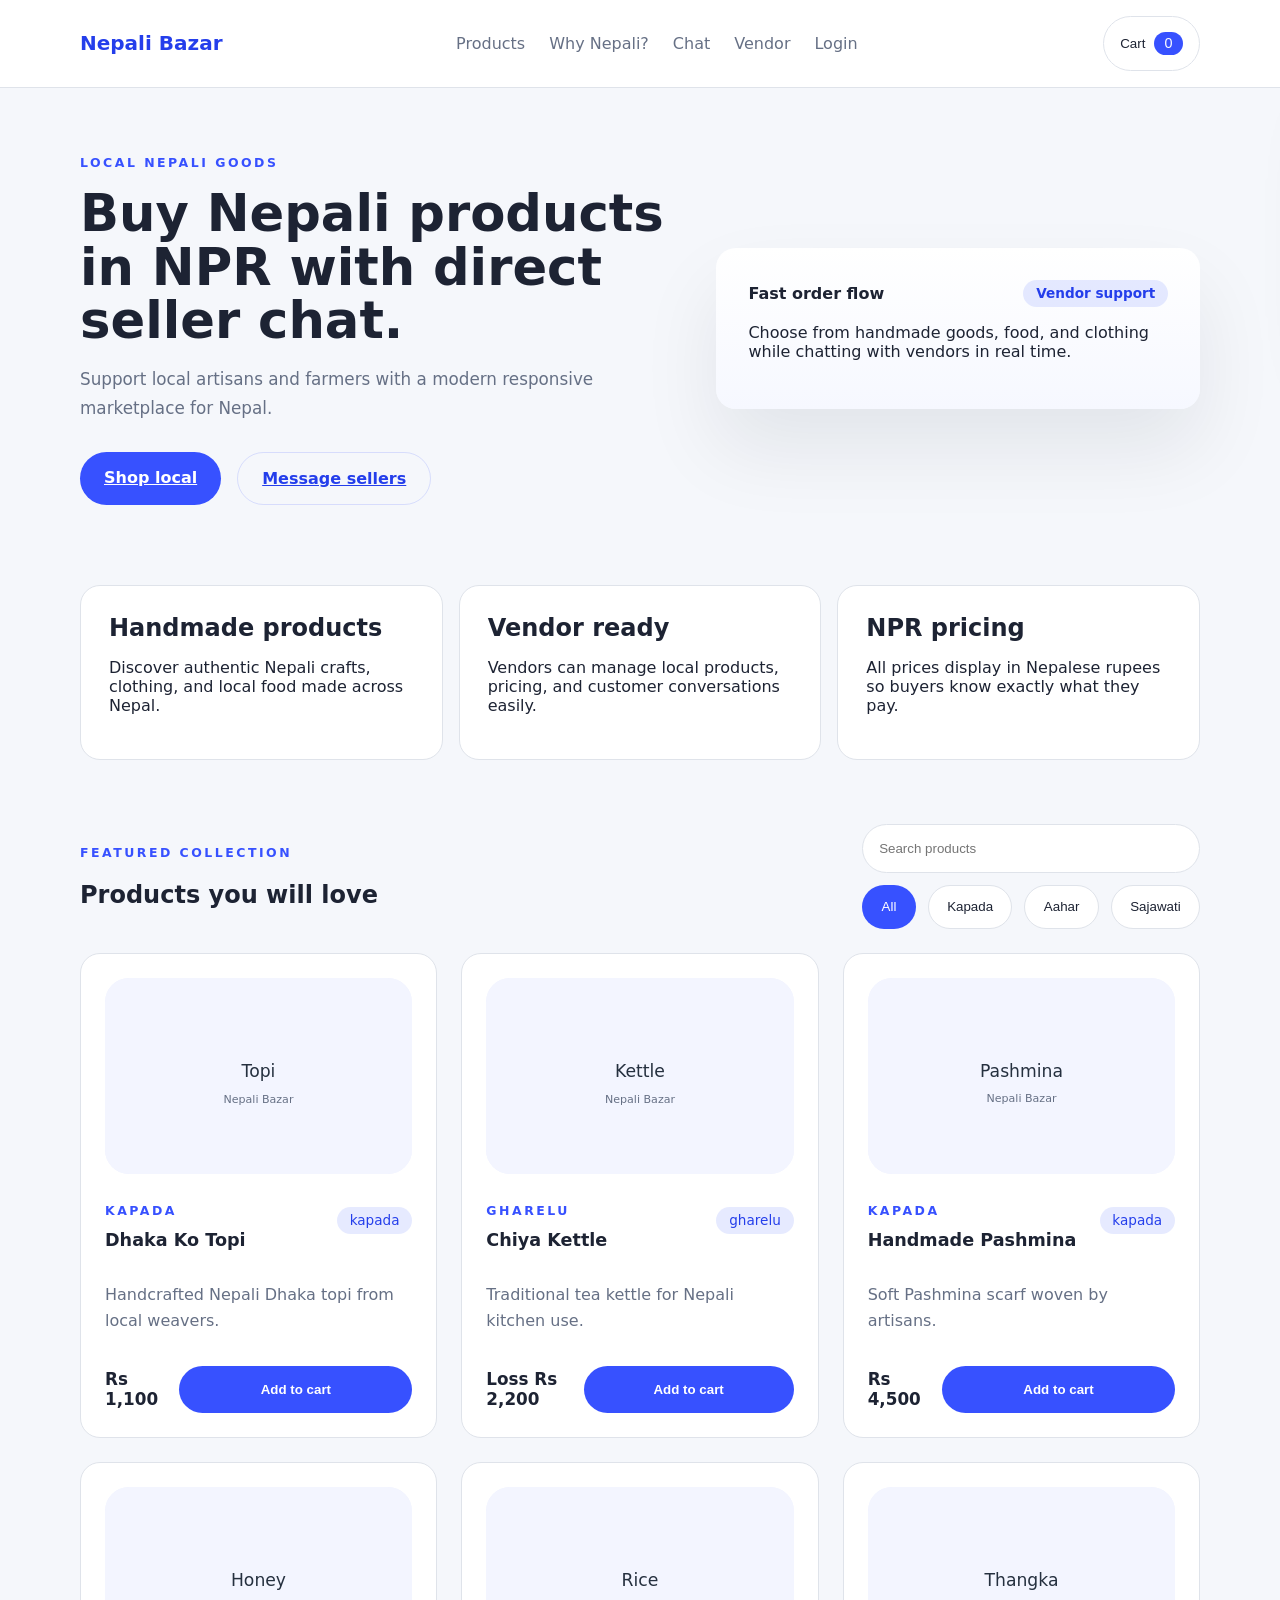
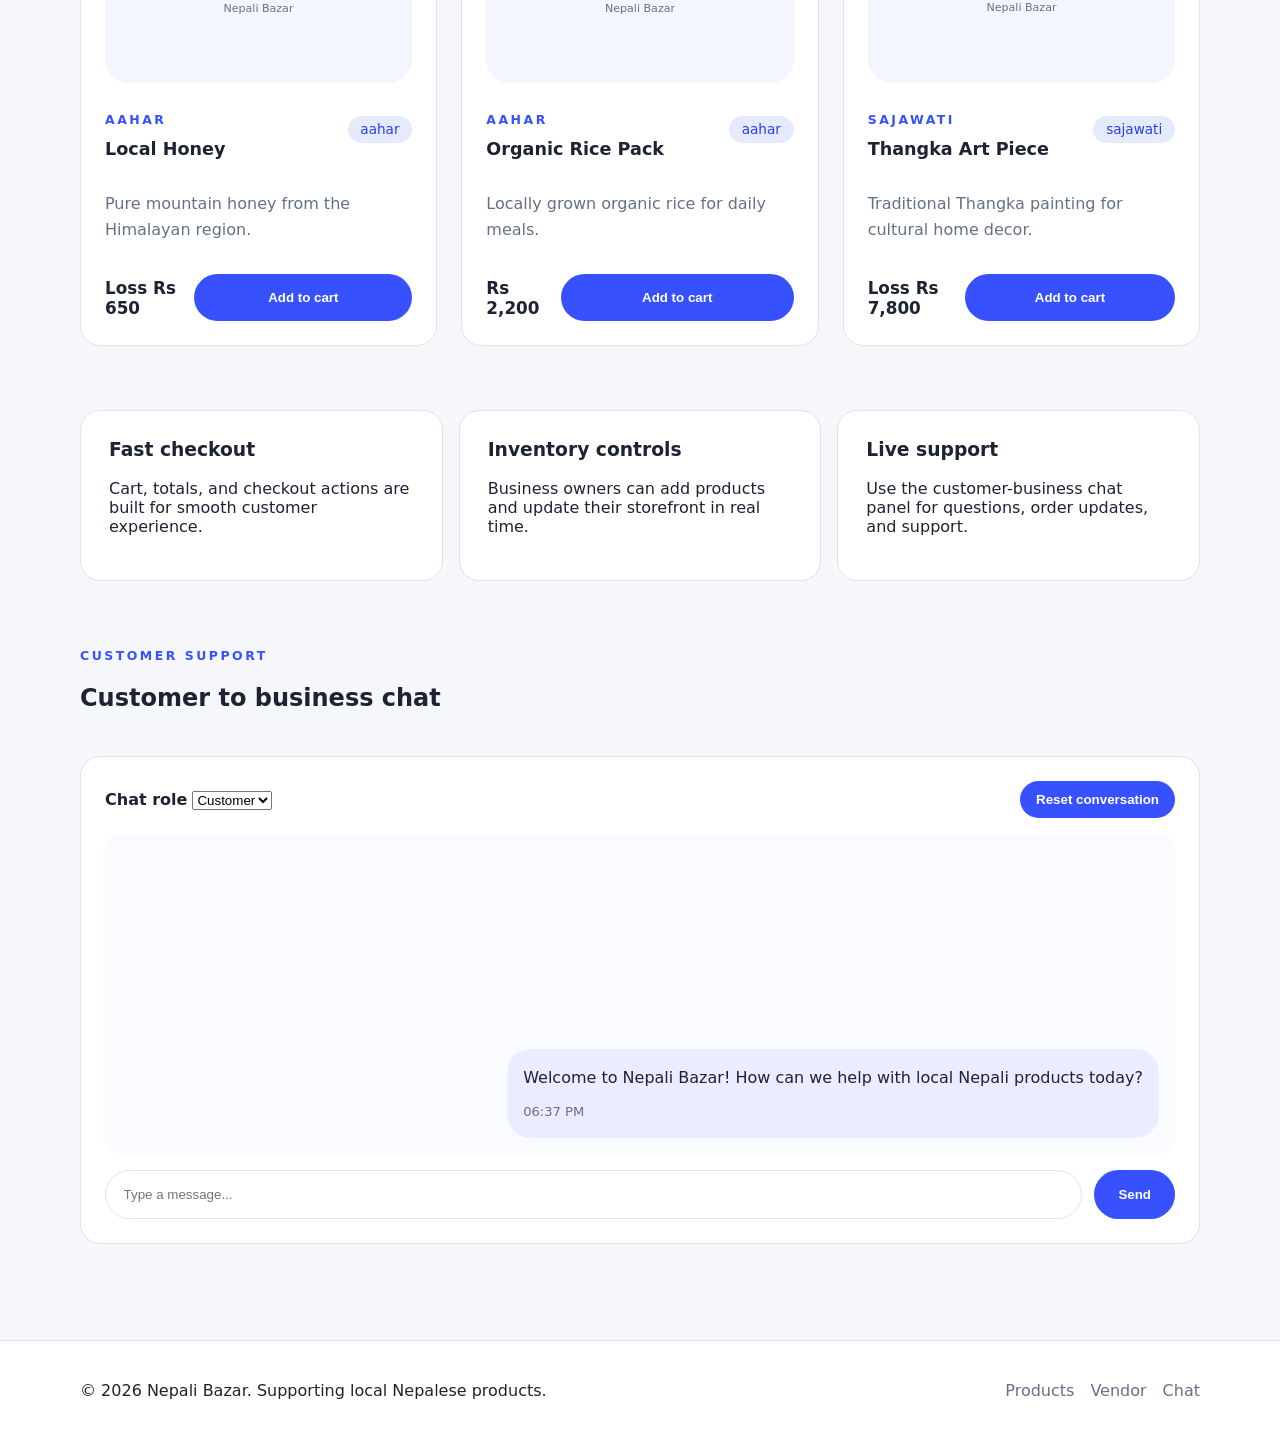
<file: index.html>
<!DOCTYPE html>
<html lang="en">
<head>
  <meta charset="UTF-8" />
  <meta name="viewport" content="width=device-width, initial-scale=1.0" />
  <title>Nepali Bazar | Local NPR Marketplace</title>
  <link rel="stylesheet" href="styles.css" />
</head>
<body>
  <header class="site-header">
    <div class="container header-inner">
      <a href="index.html" class="brand">Nepali Bazar</a>
      <nav class="nav-links" id="nav-links">
        <a href="#products">Products</a>
        <a href="#features">Why Nepali?</a>
        <a href="#chat">Chat</a>
        <a href="business.html">Vendor</a>
        <a href="login.html">Login</a>
      </nav>
      <div class="header-actions">
        <span id="user-status" class="nav-user"></span>
        <button id="logout-btn" class="button button-secondary logout-button hidden">Logout</button>
        <button class="cart-button" id="open-cart">
          Cart <span class="cart-count" id="cart-count">0</span>
        </button>
        <button class="menu-toggle" id="menu-toggle" aria-label="Toggle navigation">☰</button>
      </div>
    </div>
  </header>

  <main>
    <section class="hero"> 
      <div class="container hero-inner">
        <div class="hero-copy">
          <span class="eyebrow">Local Nepali goods</span>
          <h1>Buy Nepali products in NPR with direct seller chat.</h1>
          <p>Support local artisans and farmers with a modern responsive marketplace for Nepal.</p>
          <div class="hero-actions">
            <a href="#products" class="button">Shop local</a>
            <a href="#chat" class="button button-secondary">Message sellers</a>
          </div>
        </div>
        <div class="hero-visual">
          <div class="hero-card">
            <div class="hero-card-header">
              <span>Fast order flow</span>
              <span class="badge">Vendor support</span>
            </div>
            <div class="hero-card-body">
              <p>Choose from handmade goods, food, and clothing while chatting with vendors in real time.</p>
            </div>
          </div>
        </div>
      </div>
    </section>

    <section class="overview container">
      <div class="overview-card">
        <h2>Handmade products</h2>
        <p>Discover authentic Nepali crafts, clothing, and local food made across Nepal.</p>
      </div>
      <div class="overview-card">
        <h2>Vendor ready</h2>
        <p>Vendors can manage local products, pricing, and customer conversations easily.</p>
      </div>
      <div class="overview-card">
        <h2>NPR pricing</h2>
        <p>All prices display in Nepalese rupees so buyers know exactly what they pay.</p>
      </div>
    </section>

    <section id="products" class="products-section container">
      <div class="section-header">
        <div>
          <span class="eyebrow">Featured collection</span>
          <h2>Products you will love</h2>
        </div>
        <div class="product-filter">
          <input id="search-input" type="search" placeholder="Search products" aria-label="Search products" />
          <div class="filter-buttons">
            <button data-category="all" class="filter-button active">All</button>
            <button data-category="kapada" class="filter-button">Kapada</button>
            <button data-category="aahar" class="filter-button">Aahar</button>
            <button data-category="sajawati" class="filter-button">Sajawati</button>
          </div>
        </div>
      </div>
      <div class="product-grid" id="product-grid"></div>
    </section>

    <section id="features" class="features-section container">
      <div class="feature-item">
        <h3>Fast checkout</h3>
        <p>Cart, totals, and checkout actions are built for smooth customer experience.</p>
      </div>
      <div class="feature-item">
        <h3>Inventory controls</h3>
        <p>Business owners can add products and update their storefront in real time.</p>
      </div>
      <div class="feature-item">
        <h3>Live support</h3>
        <p>Use the customer-business chat panel for questions, order updates, and support.</p>
      </div>
    </section>

    <section id="chat" class="chat-section container">
      <div class="section-header">
        <div>
          <span class="eyebrow">Customer support</span>
          <h2>Customer to business chat</h2>
        </div>
      </div>
      <div class="chat-panel">
        <div class="chat-header">
          <div>
            <strong>Chat role</strong>
            <select id="chat-role" aria-label="Select chat role">
              <option value="customer">Customer</option>
              <option value="business">Business</option>
            </select>
          </div>
          <button id="reset-chat" class="button button-sm">Reset conversation</button>
        </div>
        <div class="chat-box" id="chat-box"></div>
        <form id="chat-form" class="chat-form">
          <input id="chat-input" type="text" placeholder="Type a message..." aria-label="Type a message" required />
          <button type="submit" class="button">Send</button>
        </form>
      </div>
    </section>
  </main>

  <footer class="site-footer">
    <div class="container footer-inner">
      <p>&copy; 2026 Nepali Bazar. Supporting local Nepalese products.</p>
      <div class="footer-links">
        <a href="#products">Products</a>
        <a href="business.html">Vendor</a>
        <a href="#chat">Chat</a>
      </div>
    </div>
  </footer>

  <div class="cart-panel" id="cart-panel" aria-hidden="true">
    <div class="cart-header">
      <h3>Your cart</h3>
      <button id="close-cart" aria-label="Close cart">×</button>
    </div>
    <div class="cart-items" id="cart-items"></div>
    <div class="cart-footer">
      <span>Total</span>
      <strong>$<span id="cart-total">0.00</span></strong>
    </div>
    <button id="checkout-btn" class="button full-width">Checkout</button>
  </div>
  <div class="overlay" id="overlay"></div>

  <script src="script.js"></script>
</body>
</html>
</file>
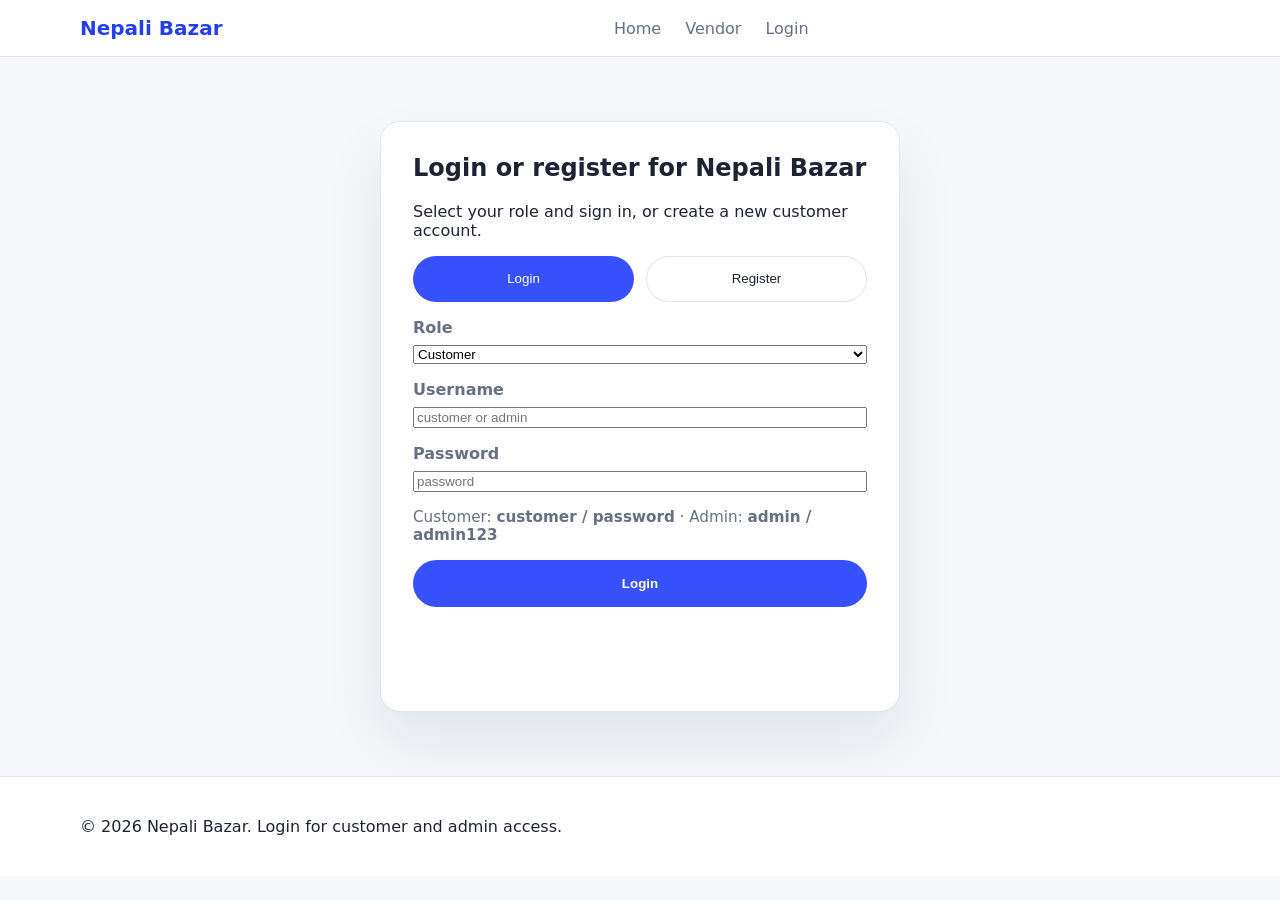
<file: business.html>
<!DOCTYPE html>
<html lang="en">
<head>
  <meta charset="UTF-8" />
  <meta name="viewport" content="width=device-width, initial-scale=1.0" />
  <title>Nepali Bazar Vendor Dashboard</title>
  <link rel="stylesheet" href="styles.css" />
</head>
<body>
  <header class="site-header">
    <div class="container header-inner">
      <a href="index.html" class="brand">Nepali Bazar</a>
      <nav class="nav-links" id="nav-links">
        <a href="index.html">Shop</a>
        <a href="#dashboard">Dashboard</a>
        <a href="#manage">Inventory</a>
        <a href="#chat">Chat</a>
        <a href="login.html">Login</a>
      </nav>
      <div class="header-actions">
        <span id="user-status" class="nav-user"></span>
        <button id="logout-btn" class="button button-secondary logout-button hidden">Logout</button>
        <button class="menu-toggle" id="menu-toggle" aria-label="Toggle navigation">☰</button>
      </div>
    </div>
  </header>

  <main>
    <section id="dashboard" class="dashboard-section container">
      <div class="section-header">
        <div>
          <span class="eyebrow">Business portal</span>
          <h1>Manage products and chat with customers</h1>
        </div>
      </div>
      <div class="dashboard-grid">
        <div class="dashboard-card">
          <span>Total products</span>
          <strong id="product-count">0</strong>
        </div>
        <div class="dashboard-card">
          <span>Active chat messages</span>
          <strong id="message-count">0</strong>
        </div>
        <div class="dashboard-card">
          <span>Cart value</span>
          <strong id="orders-count">Live</strong>
        </div>
        <div class="dashboard-card">
          <span>Revenue loss</span>
          <strong id="loss-count">0</strong>
        </div>
      </div>
    </section>

    <section id="manage" class="manage-section container">
      <div class="section-header">
        <div>
          <span class="eyebrow">Inventory management</span>
          <h2>Update your storefront</h2>
        </div>
      </div>
      <form id="product-form" class="product-form">
        <div class="form-row">
          <input id="product-name" placeholder="Product name" required />
          <input id="product-price" type="number" min="1" step="0.01" placeholder="Price" required />
        </div>
        <div class="form-row">
          <input id="product-category" placeholder="Category (e.g. kapada, aahar, sajawati)" required />
          <input id="product-image" placeholder="Image URL or label" required />
        </div>
        <textarea id="product-description" rows="3" placeholder="Short description" required></textarea>
        <div class="form-row">
          <label class="checkbox-label">
            <input id="product-loss" type="checkbox" /> Mark as revenue-loss sale
          </label>
        </div>
        <button type="submit" class="button full-width">Add Product</button>
      </form>

      <div class="product-table-wrap">
        <table class="product-table">
          <thead>
            <tr>
              <th>Product</th>
              <th>Category</th>
              <th>Price</th>
              <th>Loss</th>
              <th>Action</th>
            </tr>
          </thead>
          <tbody id="business-product-list"></tbody>
        </table>
      </div>
    </section>

    <section id="chat" class="chat-section container">
      <div class="section-header">
        <div>
          <span class="eyebrow">Direct communication</span>
          <h2>Business chat center</h2>
        </div>
      </div>
      <div class="chat-panel">
        <div class="chat-header">
          <div>
            <strong>Send message as</strong>
            <select id="business-chat-role" aria-label="Select business chat role">
              <option value="business">Business</option>
              <option value="customer">Customer</option>
            </select>
          </div>
          <button id="business-reset-chat" class="button button-sm">Reset conversation</button>
        </div>
        <div class="chat-box" id="business-chat-box"></div>
        <form id="business-chat-form" class="chat-form">
          <input id="business-chat-input" type="text" placeholder="Type a message..." aria-label="Type a message" required />
          <button type="submit" class="button">Send</button>
        </form>
      </div>
    </section>
  </main>

  <footer class="site-footer">
    <div class="container footer-inner">
      <p>&copy; 2026 Nepali Bazar Vendor Dashboard.</p>
      <div class="footer-links">
        <a href="index.html">Shop</a>
        <a href="#manage">Inventory</a>
        <a href="#chat">Chat</a>
      </div>
    </div>
  </footer>

  <script src="script.js"></script>
</body>
</html>
</file>
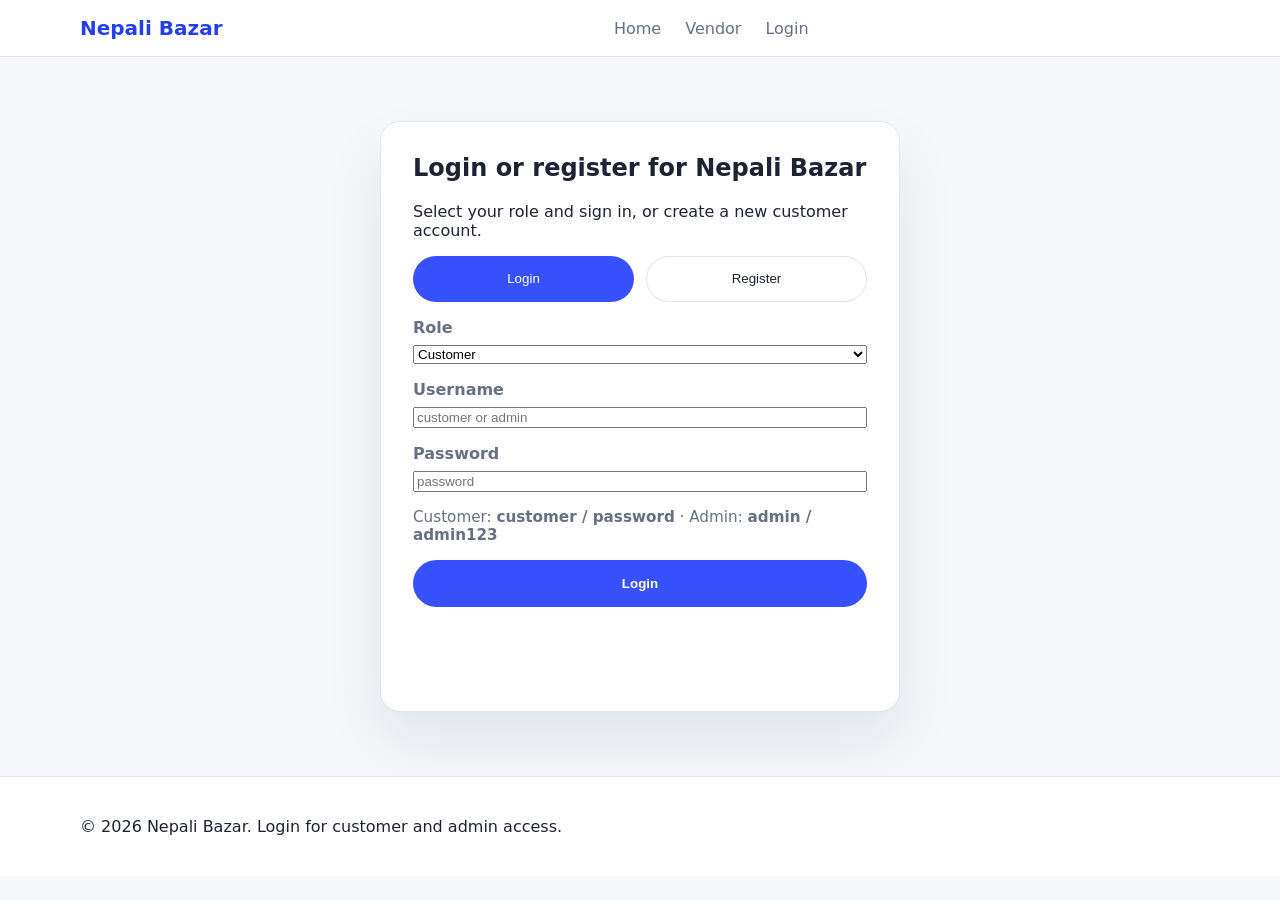
<file: login.html>
<!DOCTYPE html>
<html lang="en">
<head>
  <meta charset="UTF-8" />
  <meta name="viewport" content="width=device-width, initial-scale=1.0" />
  <title>Nepali Bazar Login</title>
  <link rel="stylesheet" href="styles.css" />
</head>
<body>
  <header class="site-header">
    <div class="container header-inner">
      <a href="index.html" class="brand">Nepali Bazar</a>
      <nav class="nav-links" id="nav-links">
        <a href="index.html">Home</a>
        <a href="business.html">Vendor</a>
        <a href="login.html">Login</a>
      </nav>
      <div class="header-actions">
        <span id="user-status" class="nav-user"></span>
        <button id="logout-btn" class="button button-secondary logout-button hidden">Logout</button>
        <button class="menu-toggle" id="menu-toggle" aria-label="Toggle navigation">☰</button>
      </div>
    </div>
  </header>

  <main>
    <section class="auth-page container">
      <div class="auth-card">
        <h1>Login or register for Nepali Bazar</h1>
        <p>Select your role and sign in, or create a new customer account.</p>
        <div class="auth-switch">
          <button type="button" id="auth-toggle-login" class="auth-switch-btn active">Login</button>
          <button type="button" id="auth-toggle-register" class="auth-switch-btn">Register</button>
        </div>
        <div id="login-card">
          <form id="login-form" class="auth-form">
            <div class="form-field">
              <label for="login-role">Role</label>
              <select id="login-role" required>
                <option value="customer">Customer</option>
                <option value="admin">Admin</option>
              </select>
            </div>
            <div class="form-field">
              <label for="login-username">Username</label>
              <input id="login-username" type="text" placeholder="customer or admin" required />
            </div>
            <div class="form-field">
              <label for="login-password">Password</label>
              <input id="login-password" type="password" placeholder="password" required />
            </div>
            <p class="auth-help">Customer: <strong>customer / password</strong> · Admin: <strong>admin / admin123</strong></p>
            <button type="submit" class="button full-width">Login</button>
            <p id="login-message" class="auth-message"></p>
          </form>
        </div>
        <div id="register-card" class="hidden">
          <form id="register-form" class="auth-form">
            <div class="form-field">
              <label for="register-username">Username</label>
              <input id="register-username" type="text" placeholder="Choose a username" required />
            </div>
            <div class="form-field">
              <label for="register-password">Password</label>
              <input id="register-password" type="password" placeholder="Choose a password" required />
            </div>
            <div class="form-field">
              <label for="register-password-confirm">Confirm password</label>
              <input id="register-password-confirm" type="password" placeholder="Confirm password" required />
            </div>
            <p class="auth-help">Register as a new customer to shop local Nepali products.</p>
            <button type="submit" class="button full-width">Register</button>
            <p id="register-message" class="auth-message"></p>
          </form>
        </div>
      </div>
    </section>
  </main>

  <footer class="site-footer">
    <div class="container footer-inner">
      <p>&copy; 2026 Nepali Bazar. Login for customer and admin access.</p>
    </div>
  </footer>

  <script src="script.js"></script>
</body>
</html>
</file>
<file: styles.css>
:root {
  --background: #f5f7fb;
  --surface: #ffffff;
  --primary: #3751ff;
  --primary-strong: #243eeb;
  --accent: #f35d6e;
  --text: #1d2333;
  --muted: #667085;
  --border: #dfe3ea;
  --radius: 20px;
}

* {
  box-sizing: border-box;
}

html {
  scroll-behavior: smooth;
}

body {
  margin: 0;
  font-family: Inter, system-ui, sans-serif;
  background: var(--background);
  color: var(--text);
}

img {
  max-width: 100%;
  display: block;
}

.container {
  width: min(1120px, calc(100% - 2rem));
  margin: 0 auto;
}

.site-header {
  background: rgba(255,255,255,0.96);
  position: sticky;
  top: 0;
  z-index: 20;
  border-bottom: 1px solid var(--border);
}

.header-inner {
  display: flex;
  align-items: center;
  justify-content: space-between;
  gap: 1rem;
  padding: 1rem 0;
}

.brand {
  font-weight: 800;
  color: var(--primary-strong);
  text-decoration: none;
  font-size: clamp(1.25rem, 1.5vw, 1.75rem);
}

.nav-links {
  display: flex;
  align-items: center;
  gap: 1.5rem;
  flex-wrap: wrap;
}

.nav-links a {
  color: var(--muted);
  text-decoration: none;
  transition: color 0.2s ease;
}

.nav-links a:hover {
  color: var(--text);
}

.header-actions {
  display: flex;
  align-items: center;
  gap: 0.75rem;
}

.menu-toggle {
  display: none;
  border: none;
  background: transparent;
  font-size: 1.5rem;
  cursor: pointer;
}

.cart-button {
  border: 1px solid var(--border);
  background: var(--surface);
  color: var(--text);
  padding: 0.95rem 1rem;
  border-radius: 999px;
  cursor: pointer;
  display: inline-flex;
  align-items: center;
  gap: 0.55rem;
}

.cart-count {
  display: inline-flex;
  min-width: 1.8rem;
  justify-content: center;
  border-radius: 999px;
  background: var(--primary);
  color: white;
  font-size: 0.9rem;
  padding: 0.2rem 0.5rem;
}

.hero {
  padding: 4rem 0 2rem;
}

.hero-inner {
  display: grid;
  grid-template-columns: 1.25fr 1fr;
  gap: 2rem;
  align-items: center;
}

.hero-copy {
  max-width: 38rem;
}

.eyebrow {
  text-transform: uppercase;
  letter-spacing: 0.2em;
  color: var(--primary);
  font-size: 0.78rem;
  font-weight: 700;
}

.hero-copy h1 {
  margin: 1rem 0 1rem;
  font-size: clamp(2.4rem, 4vw, 3.75rem);
  line-height: 1.05;
}

.hero-copy p {
  font-size: 1.05rem;
  line-height: 1.75;
  color: var(--muted);
}

.hero-actions {
  display: flex;
  flex-wrap: wrap;
  gap: 1rem;
  margin-top: 1.75rem;
}

.button {
  border: none;
  padding: 1rem 1.5rem;
  border-radius: 999px;
  font-weight: 700;
  cursor: pointer;
  background: var(--primary);
  color: white;
  transition: transform 0.2s ease, box-shadow 0.2s ease;
}

.button:hover {
  transform: translateY(-1px);
  box-shadow: 0 18px 40px rgba(55,81,255,0.14);
}

.button-secondary {
  background: transparent;
  color: var(--primary-strong);
  border: 1px solid rgba(55,81,255,0.16);
}

.button-sm {
  padding: 0.7rem 1rem;
  border-radius: 999px;
}

.hero-visual {
  display: flex;
  justify-content: center;
}

.hero-card {
  width: 100%;
  border-radius: var(--radius);
  padding: 2rem;
  background: linear-gradient(180deg, #ffffff 0%, #f6f8ff 100%);
  box-shadow: 0 40px 80px rgba(15, 23, 42, 0.08);
}

.hero-card-header {
  display: flex;
  justify-content: space-between;
  align-items: center;
  gap: 1rem;
  font-weight: 700;
}

.badge {
  background: rgba(55,81,255,0.12);
  color: var(--primary-strong);
  padding: 0.35rem 0.8rem;
  border-radius: 999px;
  font-size: 0.85rem;
}

.overview {
  display: grid;
  grid-template-columns: repeat(3, minmax(0, 1fr));
  gap: 1rem;
  margin: 3rem auto 0;
}

.overview-card {
  background: var(--surface);
  border: 1px solid var(--border);
  border-radius: var(--radius);
  padding: 1.75rem;
}

.overview-card h2 {
  margin: 0 0 0.75rem;
}

.products-section {
  margin-top: 4rem;
}

.section-header {
  display: flex;
  justify-content: space-between;
  gap: 1rem;
  align-items: flex-end;
  margin-bottom: 1.5rem;
}

.product-filter {
  display: grid;
  gap: 0.75rem;
}

.product-filter input {
  width: 100%;
  padding: 1rem 1rem;
  border-radius: 999px;
  border: 1px solid var(--border);
  outline: none;
}

.filter-buttons {
  display: flex;
  flex-wrap: wrap;
  gap: 0.75rem;
}

.filter-button {
  border: 1px solid var(--border);
  background: var(--surface);
  color: var(--text);
  border-radius: 999px;
  padding: 0.85rem 1.15rem;
  cursor: pointer;
}

.filter-button.active,
.filter-button:hover {
  background: var(--primary);
  color: white;
  border-color: transparent;
}

.product-grid {
  display: grid;
  grid-template-columns: repeat(3, minmax(0, 1fr));
  gap: 1.5rem;
}

.product-card {
  background: var(--surface);
  border: 1px solid var(--border);
  border-radius: var(--radius);
  padding: 1.5rem;
  display: grid;
  gap: 1rem;
}

.product-image {
  border-radius: 1.5rem;
  overflow: hidden;
  min-height: 170px;
  background: #f3f5ff;
}

.product-image img {
  width: 100%;
  height: 100%;
  object-fit: cover;
  display: block;
}

.product-card-header {
  display: flex;
  justify-content: space-between;
  gap: 1rem;
  align-items: center;
}

.product-card-title {
  margin: 0;
  font-size: 1.1rem;
}

.product-card-description {
  color: var(--muted);
  line-height: 1.6;
}

.product-card-price {
  display: flex;
  justify-content: space-between;
  align-items: center;
  gap: 1rem;
  font-weight: 700;
  font-size: 1.05rem;
}

.product-card button {
  width: 100%;
  justify-content: center;
}

.features-section {
  margin-top: 4rem;
  display: grid;
  grid-template-columns: repeat(3, minmax(0, 1fr));
  gap: 1rem;
}

.feature-item {
  background: var(--surface);
  border: 1px solid var(--border);
  border-radius: var(--radius);
  padding: 1.75rem;
}

.feature-item h3 {
  margin-top: 0;
}

.chat-section {
  margin: 4rem auto 6rem;
}

.chat-panel {
  background: var(--surface);
  border: 1px solid var(--border);
  border-radius: var(--radius);
  padding: 1.5rem;
  display: grid;
  gap: 1rem;
}

.chat-header {
  display: flex;
  justify-content: space-between;
  gap: 1rem;
  align-items: center;
  flex-wrap: wrap;
}

.chat-box {
  min-height: 320px;
  border-radius: calc(var(--radius) - 4px);
  background: #f9fbff;
  padding: 1rem;
  overflow-y: auto;
  display: grid;
  gap: 1rem;
}

.chat-message {
  max-width: 80%;
  padding: 1rem;
  border-radius: 24px;
  line-height: 1.6;
}

.chat-message.customer {
  background: white;
  align-self: start;
  justify-self: start;
  border: 1px solid rgba(55,81,255,0.12);
}

.chat-message.business {
  background: rgba(55,81,255,0.08);
  color: var(--text);
  align-self: end;
  justify-self: end;
}

.chat-message time {
  display: block;
  margin-top: 0.65rem;
  color: var(--muted);
  font-size: 0.82rem;
}

.chat-form {
  display: grid;
  grid-template-columns: 1fr auto;
  gap: 0.75rem;
}

.chat-form input {
  padding: 1rem 1.1rem;
  border-radius: 999px;
  border: 1px solid var(--border);
  outline: none;
}

.full-width {
  width: 100%;
}

.site-footer {
  background: white;
  padding: 1.5rem 0;
  border-top: 1px solid var(--border);
}

.footer-inner {
  display: flex;
  justify-content: space-between;
  align-items: center;
  gap: 1rem;
  flex-wrap: wrap;
}

.footer-links {
  display: flex;
  gap: 1rem;
  flex-wrap: wrap;
}

.footer-links a {
  color: var(--muted);
  text-decoration: none;
}

.cart-panel {
  position: fixed;
  right: 1.5rem;
  top: 5rem;
  width: min(420px, calc(100% - 2rem));
  max-height: calc(100vh - 6rem);
  background: white;
  border-radius: var(--radius);
  box-shadow: 0 40px 80px rgba(15, 23, 42, 0.16);
  transform: translateX(120%);
  transition: transform 0.25s ease;
  display: grid;
  gap: 1rem;
  padding: 1rem;
  z-index: 30;
}

.cart-panel.open {
  transform: translateX(0);
}

.cart-header {
  display: flex;
  justify-content: space-between;
  align-items: center;
  gap: 1rem;
}

.cart-items {
  display: grid;
  gap: 1rem;
  overflow-y: auto;
  max-height: 55vh;
}

.cart-item {
  display: grid;
  grid-template-columns: 1fr auto;
  gap: 0.75rem;
  align-items: center;
  padding: 0.9rem 1rem;
  border: 1px solid var(--border);
  border-radius: 1rem;
}

.cart-item-info {
  display: grid;
  gap: 0.3rem;
}

.cart-item-title {
  margin: 0;
  font-weight: 700;
}

.cart-item-meta {
  color: var(--muted);
  font-size: 0.95rem;
}

.cart-item-actions {
  display: grid;
  gap: 0.45rem;
  text-align: right;
}

.cart-item-actions button {
  border: none;
  background: transparent;
  color: var(--muted);
  cursor: pointer;
  font-size: 0.95rem;
}

.cart-footer {
  display: flex;
  justify-content: space-between;
  align-items: center;
  gap: 1rem;
  font-size: 1.1rem;
  font-weight: 700;
}

.overlay {
  position: fixed;
  inset: 0;
  background: rgba(15, 23, 42, 0.35);
  opacity: 0;
  pointer-events: none;
  transition: opacity 0.25s ease;
  z-index: 25;
}

.overlay.active {
  opacity: 1;
  pointer-events: all;
}

.dashboard-grid {
  display: grid;
  grid-template-columns: repeat(3, minmax(0, 1fr));
  gap: 1rem;
  margin-top: 1.5rem;
}

.dashboard-card {
  background: var(--surface);
  border: 1px solid var(--border);
  border-radius: var(--radius);
  padding: 1.5rem;
}

.dashboard-card span {
  display: block;
  color: var(--muted);
  margin-bottom: 0.85rem;
}

.dashboard-card strong {
  font-size: 2rem;
}

.manage-section {
  margin-top: 3rem;
}

.product-form {
  display: grid;
  gap: 1rem;
  margin-bottom: 2rem;
  background: var(--surface);
  border: 1px solid var(--border);
  border-radius: var(--radius);
  padding: 1.5rem;
}

.product-form .form-row {
  display: grid;
  grid-template-columns: repeat(2, minmax(0, 1fr));
  gap: 1rem;
}

.product-form input,
.product-form textarea {
  width: 100%;
  padding: 1rem;
  border: 1px solid var(--border);
  border-radius: 1rem;
  outline: none;
}

.auth-page {
  padding: 4rem 0;
}

.auth-card {
  max-width: 520px;
  margin: 0 auto;
  padding: 2rem;
  background: var(--surface);
  border: 1px solid var(--border);
  border-radius: var(--radius);
  box-shadow: 0 30px 60px rgba(15, 23, 42, 0.08);
}

.auth-card h1 {
  margin-top: 0;
}

.auth-form {
  display: grid;
  gap: 1rem;
}

.form-field {
  display: grid;
  gap: 0.5rem;
}

.form-field label {
  color: var(--muted);
  font-weight: 600;
}

.auth-help {
  margin: 0;
  color: var(--muted);
  font-size: 0.95rem;
}

.auth-message {
  min-height: 1.5rem;
  color: var(--accent);
  font-weight: 700;
}

.auth-switch {
  display: flex;
  gap: 0.75rem;
  margin-bottom: 1rem;
}

.auth-switch-btn {
  flex: 1;
  padding: 0.9rem 1rem;
  border-radius: 999px;
  border: 1px solid var(--border);
  background: var(--surface);
  color: var(--text);
  cursor: pointer;
}

.auth-switch-btn.active {
  background: var(--primary);
  color: white;
  border-color: transparent;
}

.hidden {
  display: none !important;
}

.nav-user {
  color: var(--text);
  font-weight: 700;
  white-space: nowrap;
}

.logout-button.hidden {
  display: none !important;
}

.checkbox-label {
  display: inline-flex;
  align-items: center;
  gap: 0.75rem;
  color: var(--text);
  font-weight: 600;
}

.checkbox-label input {
  width: auto;
  height: auto;
}

.product-table-wrap {
  overflow-x: auto;
}

.product-table {
  width: 100%;
  border-collapse: collapse;
}

.product-table th,
.product-table td {
  border-bottom: 1px solid var(--border);
  padding: 1rem;
  text-align: left;
}

.product-table th {
  color: var(--muted);
  font-weight: 700;
}

.product-table button {
  border: none;
  padding: 0.55rem 0.85rem;
  border-radius: 999px;
  background: rgba(243,93,110,0.12);
  color: #b82d3f;
  cursor: pointer;
}

@media (max-width: 900px) {
  .hero-inner,
  .overview,
  .features-section,
  .dashboard-grid {
    grid-template-columns: 1fr;
  }

  .header-inner {
    flex-wrap: wrap;
  }

  .nav-links {
    display: none;
    width: 100%;
    flex-direction: column;
    gap: 1rem;
    background: white;
    padding: 1rem 0;
  }

  .nav-links.open {
    display: flex;
  }

  .menu-toggle {
    display: inline-flex;
  }

  .product-grid {
    grid-template-columns: repeat(2, minmax(0, 1fr));
  }
}

@media (max-width: 640px) {
  .product-grid {
    grid-template-columns: 1fr;
  }

  .chat-form {
    grid-template-columns: 1fr;
  }

  .product-form .form-row {
    grid-template-columns: 1fr;
  }
}
</file>
